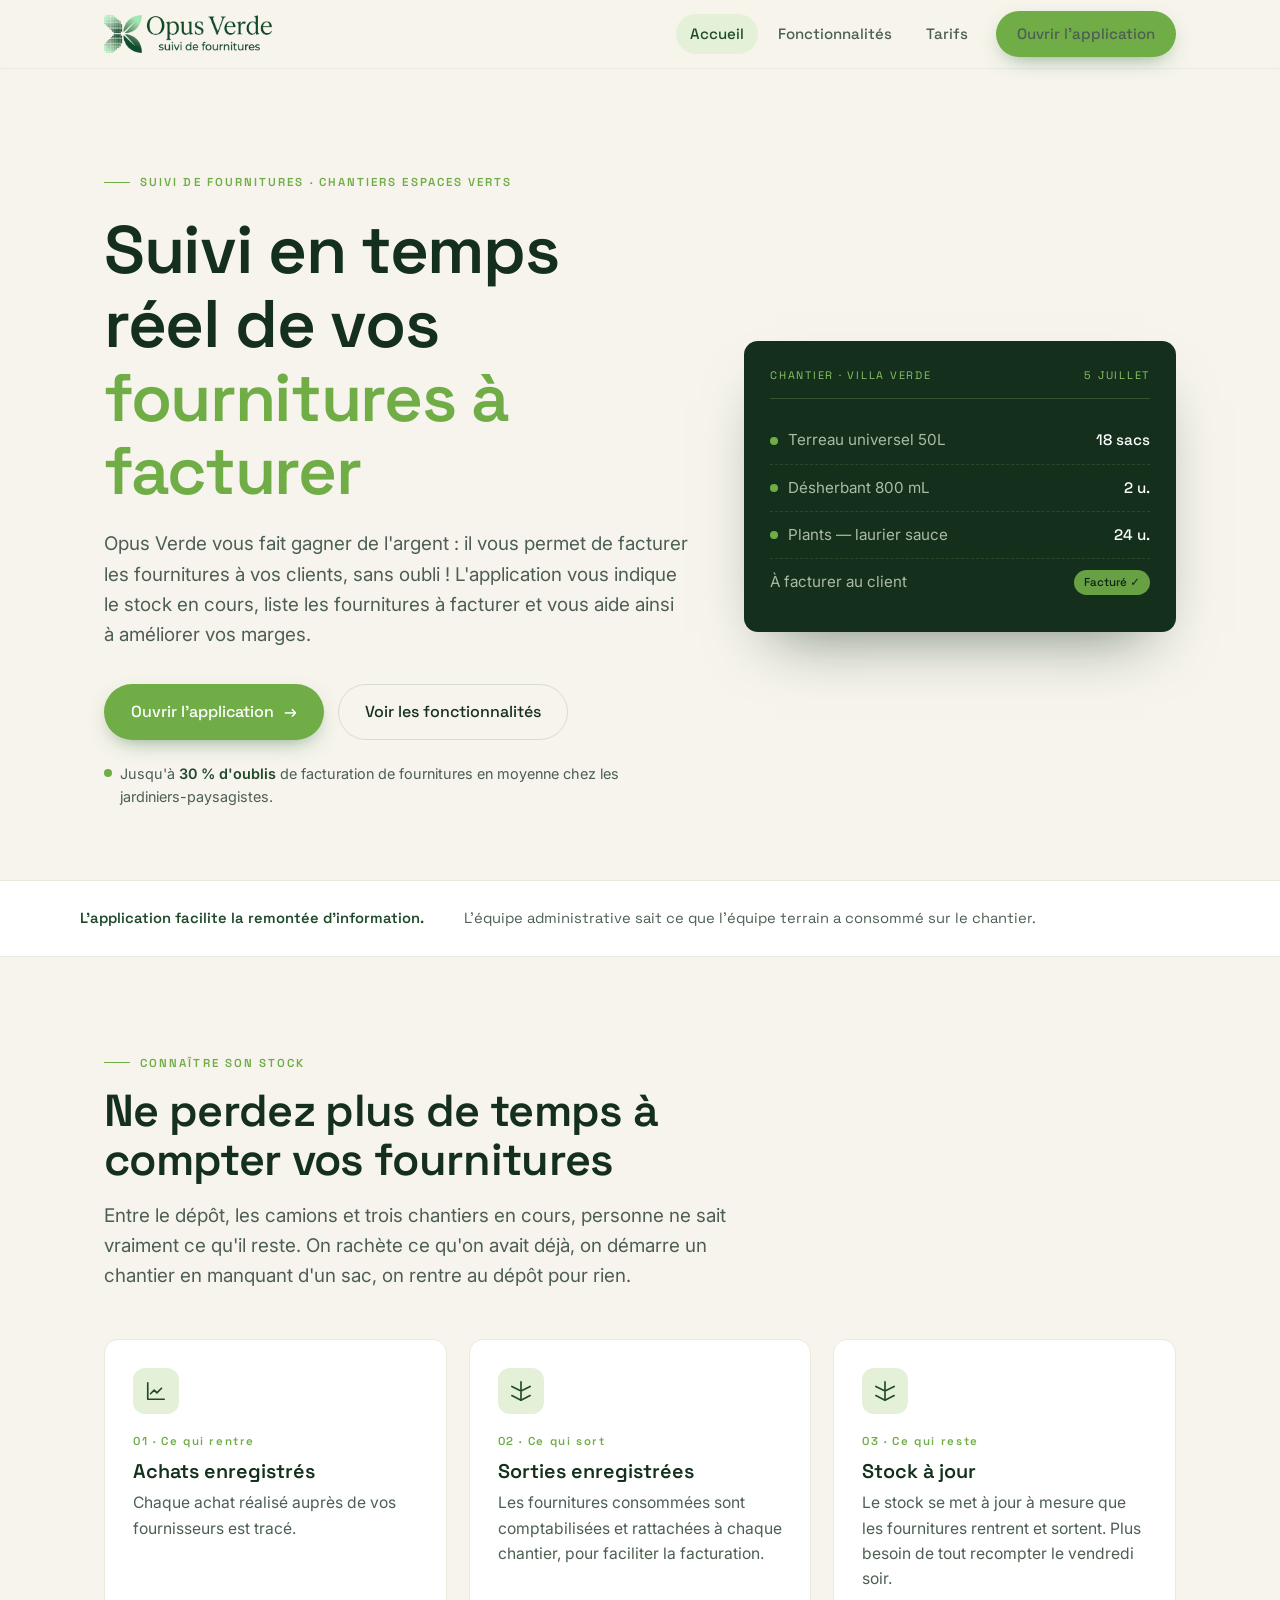
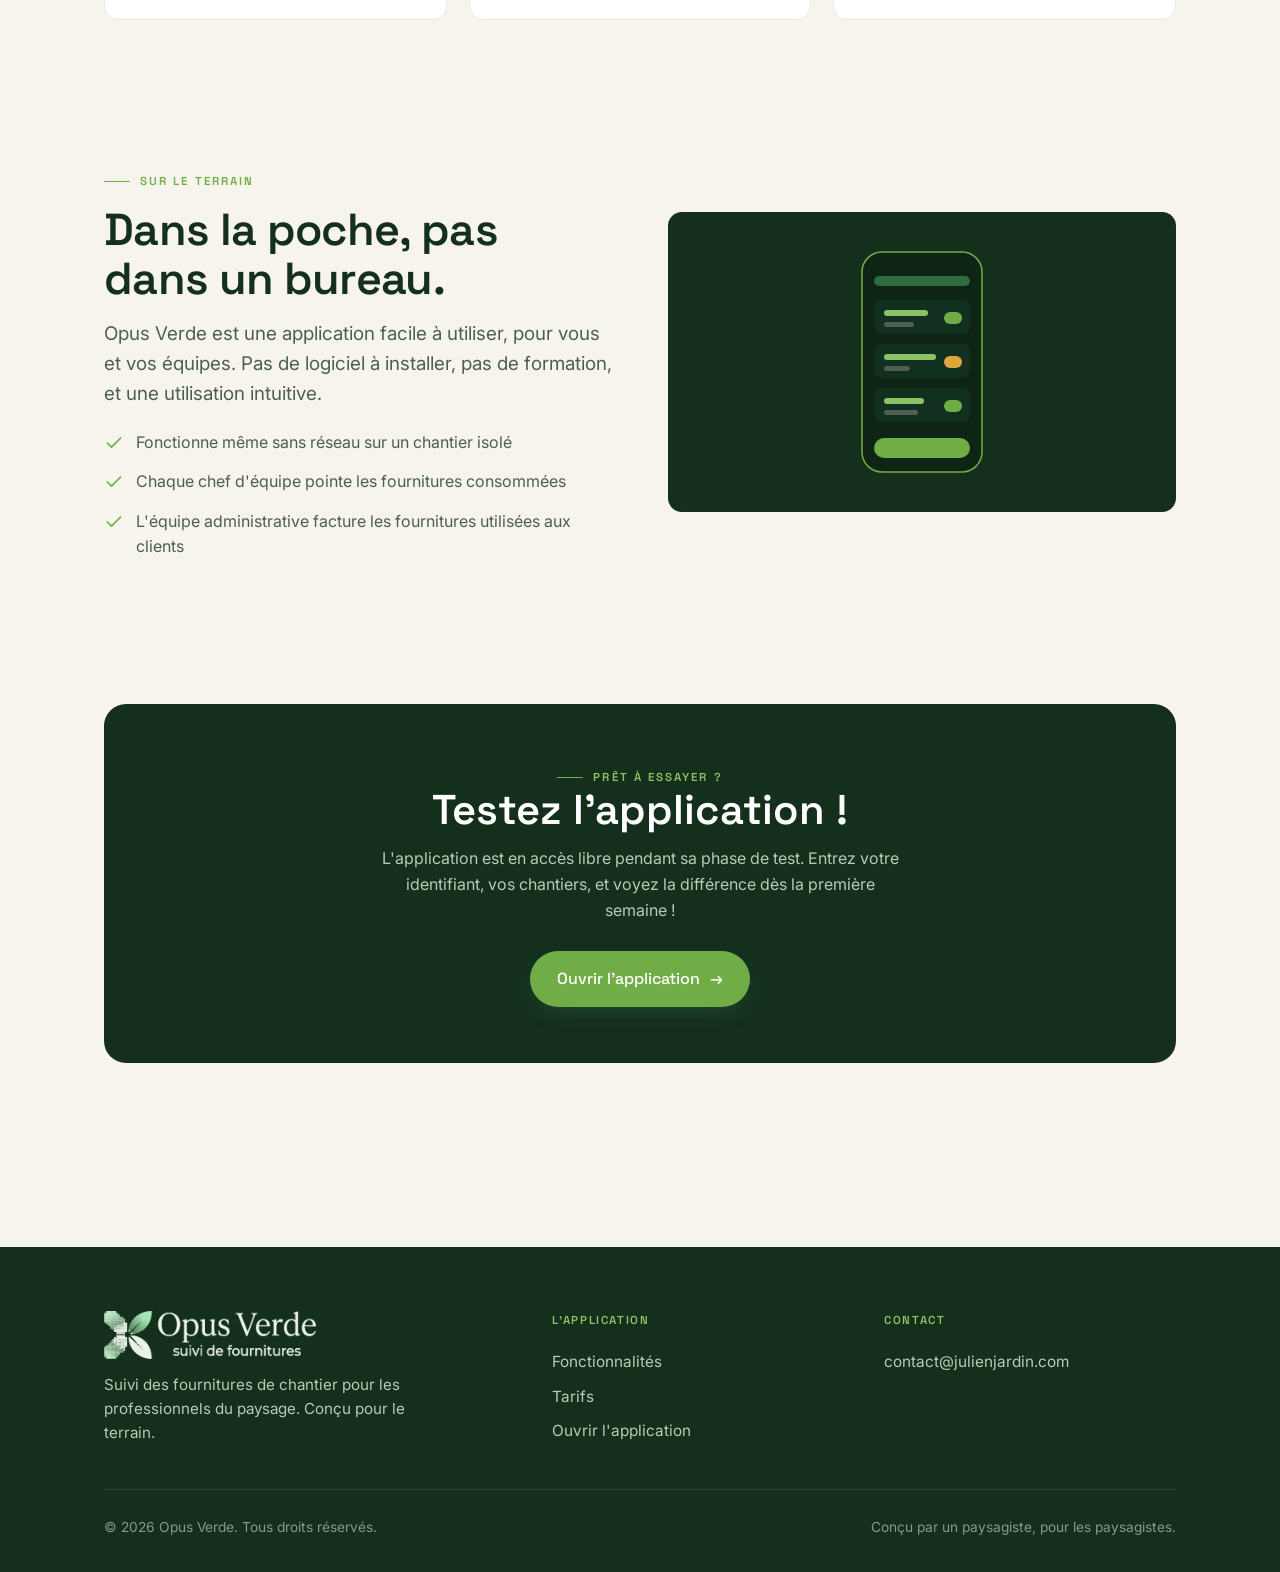
<file: index.html>
<!DOCTYPE html>
<html lang="fr">
<head>
<meta charset="UTF-8">
<meta name="viewport" content="width=device-width, initial-scale=1.0">
<title>Opus Verde — Le suivi des fournitures de chantier, enfin sous contrôle</title>
<meta name="description" content="Opus Verde est l'application qui suit vos fournitures de chantier paysager en temps réel : ce qui part, ce qui manque, ce qu'il faut recommander. Conçue par un paysagiste, pour les paysagistes.">
<link rel="preconnect" href="https://fonts.googleapis.com">
<link rel="preconnect" href="https://fonts.gstatic.com" crossorigin>
<link href="https://fonts.googleapis.com/css2?family=Space+Grotesk:wght@400;500;600;700&family=Inter:wght@400;500;600&display=swap" rel="stylesheet">
<link rel="stylesheet" href="styles.css">
</head>
<body>

<header class="site-header">
  <div class="container nav">
    <a href="index.html" class="brand" aria-label="Opus Verde, accueil">
      <img src="logo-opusverde.png" alt="Opus Verde — suivi de fournitures" class="brand__logo">
    </a>
    <button class="nav__toggle" aria-label="Ouvrir le menu" aria-expanded="false">
      <svg width="20" height="20" viewBox="0 0 24 24" fill="none" stroke="currentColor" stroke-width="2" stroke-linecap="round"><path d="M4 6h16M4 12h16M4 18h16"/></svg>
    </button>
    <nav class="nav__links">
      <a href="index.html" class="is-active">Accueil</a>
      <a href="fonctionnalites.html">Fonctionnalités</a>
      <a href="tarifs.html">Tarifs</a>
      <a class="btn btn--primary" href="https://appli.opusverde.fr">Ouvrir l'application</a>
    </nav>
  </div>
</header>

<main>
  <!-- HERO -->
  <section class="hero">
    <div class="container hero__grid">
      <div>
        <span class="eyebrow">Suivi de fournitures · chantiers espaces verts</span>
        <h1 class="h-display hero__title">Suivi en temps réel de vos <em>fournitures à facturer</em></h1>
        <p class="lead">Opus Verde vous fait gagner de l'argent : il vous permet de facturer les fournitures à vos clients, sans oubli ! L'application vous indique le stock en cours, liste les fournitures à facturer et vous aide ainsi à améliorer vos marges.</p>
        <div class="hero__cta">
          <a class="btn btn--primary" href="https://appli.opusverde.fr">Ouvrir l'application <span class="btn__arrow">→</span></a>
          <a class="btn btn--ghost" href="fonctionnalites.html">Voir les fonctionnalités</a>
        </div>
        <p class="hero__note"><span class="dot"></span><span>Jusqu'à <strong>30&nbsp;% d'oublis</strong> de facturation de fournitures en moyenne chez les jardiniers-paysagistes.</span></p>
      </div>

      <!-- Signature : carte type "fiche de chantier" -->
      <div class="fieldcard" aria-hidden="true">
        <div class="fieldcard__head">
          <span class="fieldcard__tag">Chantier · Villa Verde</span>
          <span class="fieldcard__tag">5 juillet</span>
        </div>
        <div class="fieldcard__row">
          <span class="label"><span class="dot"></span> Terreau universel 50L</span>
          <span class="val">18 sacs</span>
        </div>
        <div class="fieldcard__row">
          <span class="label"><span class="dot"></span> Désherbant 800 mL</span>
          <span class="val">2 u.</span>
        </div>
        <div class="fieldcard__row">
          <span class="label"><span class="dot"></span> Plants — laurier sauce</span>
          <span class="val">24 u.</span>
        </div>
        <div class="fieldcard__row">
          <span class="label">À facturer au client</span>
          <span class="chip chip--ok">Facturé ✓</span>
        </div>
      </div>
    </div>
  </section>

  <!-- STRIP -->
  <div class="strip">
    <div class="container strip__inner">
      <b>L'application facilite la remontée d'information.</b>
      <span>L'équipe administrative sait ce que l'équipe terrain a consommé sur le chantier.</span>
    </div>
  </div>

  <!-- PROBLÈME / VALEUR -->
  <section class="section">
    <div class="container">
      <div style="max-width: 640px;">
        <span class="eyebrow">Connaître son stock</span>
        <h2 class="section-title">Ne perdez plus de temps à compter vos fournitures</h2>
        <p class="lead" style="margin-top:16px;">Entre le dépôt, les camions et trois chantiers en cours, personne ne sait vraiment ce qu'il reste. On rachète ce qu'on avait déjà, on démarre un chantier en manquant d'un sac, on rentre au dépôt pour rien.</p>
      </div>

      <div class="grid-3" style="margin-top:48px;">
        <div class="card reveal">
          <div class="card__icon">
            <svg width="22" height="22" viewBox="0 0 24 24" fill="none" stroke="currentColor" stroke-width="1.8" stroke-linecap="round" stroke-linejoin="round"><path d="M3 3v18h18"/><path d="M18 9l-5 5-3-3-4 4"/></svg>
          </div>
          <div class="card__num">01 · Ce qui rentre</div>
          <h3>Achats enregistrés</h3>
          <p>Chaque achat réalisé auprès de vos fournisseurs est tracé.</p>
        </div>
        <div class="card reveal">
          <div class="card__icon">
            <svg width="22" height="22" viewBox="0 0 24 24" fill="none" stroke="currentColor" stroke-width="1.8" stroke-linecap="round" stroke-linejoin="round"><path d="M12 2v20M2 7l10 5 10-5"/><path d="M2 17l10 5 10-5"/></svg>
          </div>
          <div class="card__num">02 · Ce qui sort</div>
          <h3>Sorties enregistrées</h3>
          <p>Les fournitures consommées sont comptabilisées et rattachées à chaque chantier, pour faciliter la facturation.</p>
        </div>
        <div class="card reveal">
          <div class="card__icon">
            <svg width="22" height="22" viewBox="0 0 24 24" fill="none" stroke="currentColor" stroke-width="1.8" stroke-linecap="round" stroke-linejoin="round"><path d="M12 2v20M2 7l10 5 10-5"/><path d="M2 17l10 5 10-5"/></svg>
          </div>
          <div class="card__num">03 · Ce qui reste</div>
          <h3>Stock à jour</h3>
          <p>Le stock se met à jour à mesure que les fournitures rentrent et sortent. Plus besoin de tout recompter le vendredi soir.</p>
        </div>
      </div>
    </div>
  </section>

  <!-- SPLIT : accessible partout -->
  <section class="section section--tight">
    <div class="container split">
      <div>
        <span class="eyebrow">Sur le terrain</span>
        <h2 class="section-title">Dans la poche, pas dans un bureau.</h2>
        <p class="lead" style="margin-top:16px;">Opus Verde est une application facile à utiliser, pour vous et vos équipes. Pas de logiciel à installer, pas de formation, et une utilisation intuitive.</p>
        <ul>
          <li><svg width="20" height="20" viewBox="0 0 24 24" fill="none" stroke="currentColor" stroke-width="2" stroke-linecap="round" stroke-linejoin="round"><path d="M20 6L9 17l-5-5"/></svg> Fonctionne même sans réseau sur un chantier isolé</li>
          <li><svg width="20" height="20" viewBox="0 0 24 24" fill="none" stroke="currentColor" stroke-width="2" stroke-linecap="round" stroke-linejoin="round"><path d="M20 6L9 17l-5-5"/></svg> Chaque chef d'équipe pointe les fournitures consommées</li>
          <li><svg width="20" height="20" viewBox="0 0 24 24" fill="none" stroke="currentColor" stroke-width="2" stroke-linecap="round" stroke-linejoin="round"><path d="M20 6L9 17l-5-5"/></svg> L'équipe administrative facture les fournitures utilisées aux clients</li>
        </ul>
      </div>
      <div class="split__media">
        <!-- petite illustration "téléphone" -->
        <svg width="180" height="240" viewBox="0 0 180 240" fill="none" xmlns="http://www.w3.org/2000/svg" aria-hidden="true">
          <rect x="30" y="10" width="120" height="220" rx="20" fill="#0e2415" stroke="#70AD47" stroke-width="1.5"/>
          <rect x="42" y="34" width="96" height="10" rx="5" fill="#2f6b3f"/>
          <rect x="42" y="58" width="96" height="34" rx="8" fill="#123020"/>
          <rect x="52" y="68" width="44" height="6" rx="3" fill="#8bc266"/>
          <rect x="52" y="80" width="30" height="5" rx="2.5" fill="#4c5f52"/>
          <rect x="112" y="70" width="18" height="12" rx="6" fill="#70AD47"/>
          <rect x="42" y="102" width="96" height="34" rx="8" fill="#123020"/>
          <rect x="52" y="112" width="52" height="6" rx="3" fill="#8bc266"/>
          <rect x="52" y="124" width="26" height="5" rx="2.5" fill="#4c5f52"/>
          <rect x="112" y="114" width="18" height="12" rx="6" fill="#e0a53c"/>
          <rect x="42" y="146" width="96" height="34" rx="8" fill="#123020"/>
          <rect x="52" y="156" width="40" height="6" rx="3" fill="#8bc266"/>
          <rect x="52" y="168" width="34" height="5" rx="2.5" fill="#4c5f52"/>
          <rect x="112" y="158" width="18" height="12" rx="6" fill="#70AD47"/>
          <rect x="42" y="196" width="96" height="20" rx="10" fill="#70AD47"/>
        </svg>
      </div>
    </div>
  </section>

  <!-- CTA -->
  <section class="section">
    <div class="container">
      <div class="cta-band reveal">
        <span class="eyebrow" style="color:var(--brand-400); justify-content:center;">Prêt à essayer ?</span>
        <h2>Testez l'application !</h2>
        <p>L'application est en accès libre pendant sa phase de test. Entrez votre identifiant, vos chantiers, et voyez la différence dès la première semaine !</p>
        <a class="btn btn--primary" href="https://appli.opusverde.fr">Ouvrir l'application <span class="btn__arrow">→</span></a>
      </div>
    </div>
  </section>
</main>

<footer class="site-footer">
  <div class="container">
    <div class="footer-grid">
      <div>
        <a href="index.html" class="brand brand--footer" aria-label="Opus Verde, accueil">
          <img src="logo-opusverde-clair.png" alt="Opus Verde — suivi de fournitures" class="brand__logo">
        </a>
        <p>Suivi des fournitures de chantier pour les professionnels du paysage. Conçu pour le terrain.</p>
      </div>
      <div class="footer-col">
        <h4>L'application</h4>
        <a href="fonctionnalites.html">Fonctionnalités</a>
        <a href="tarifs.html">Tarifs</a>
        <a href="https://appli.opusverde.fr">Ouvrir l'application</a>
      </div>
      <div class="footer-col">
        <h4>Contact</h4>
        <a href="mailto:contact@julienjardin.com">contact@julienjardin.com</a>
      </div>
    </div>
    <div class="footer-bottom">
      <span>© <span data-year>2026</span> Opus Verde. Tous droits réservés.</span>
      <span>Conçu par un paysagiste, pour les paysagistes.</span>
    </div>
  </div>
</footer>

<script src="main.js"></script>
</body>
</html>
</file>
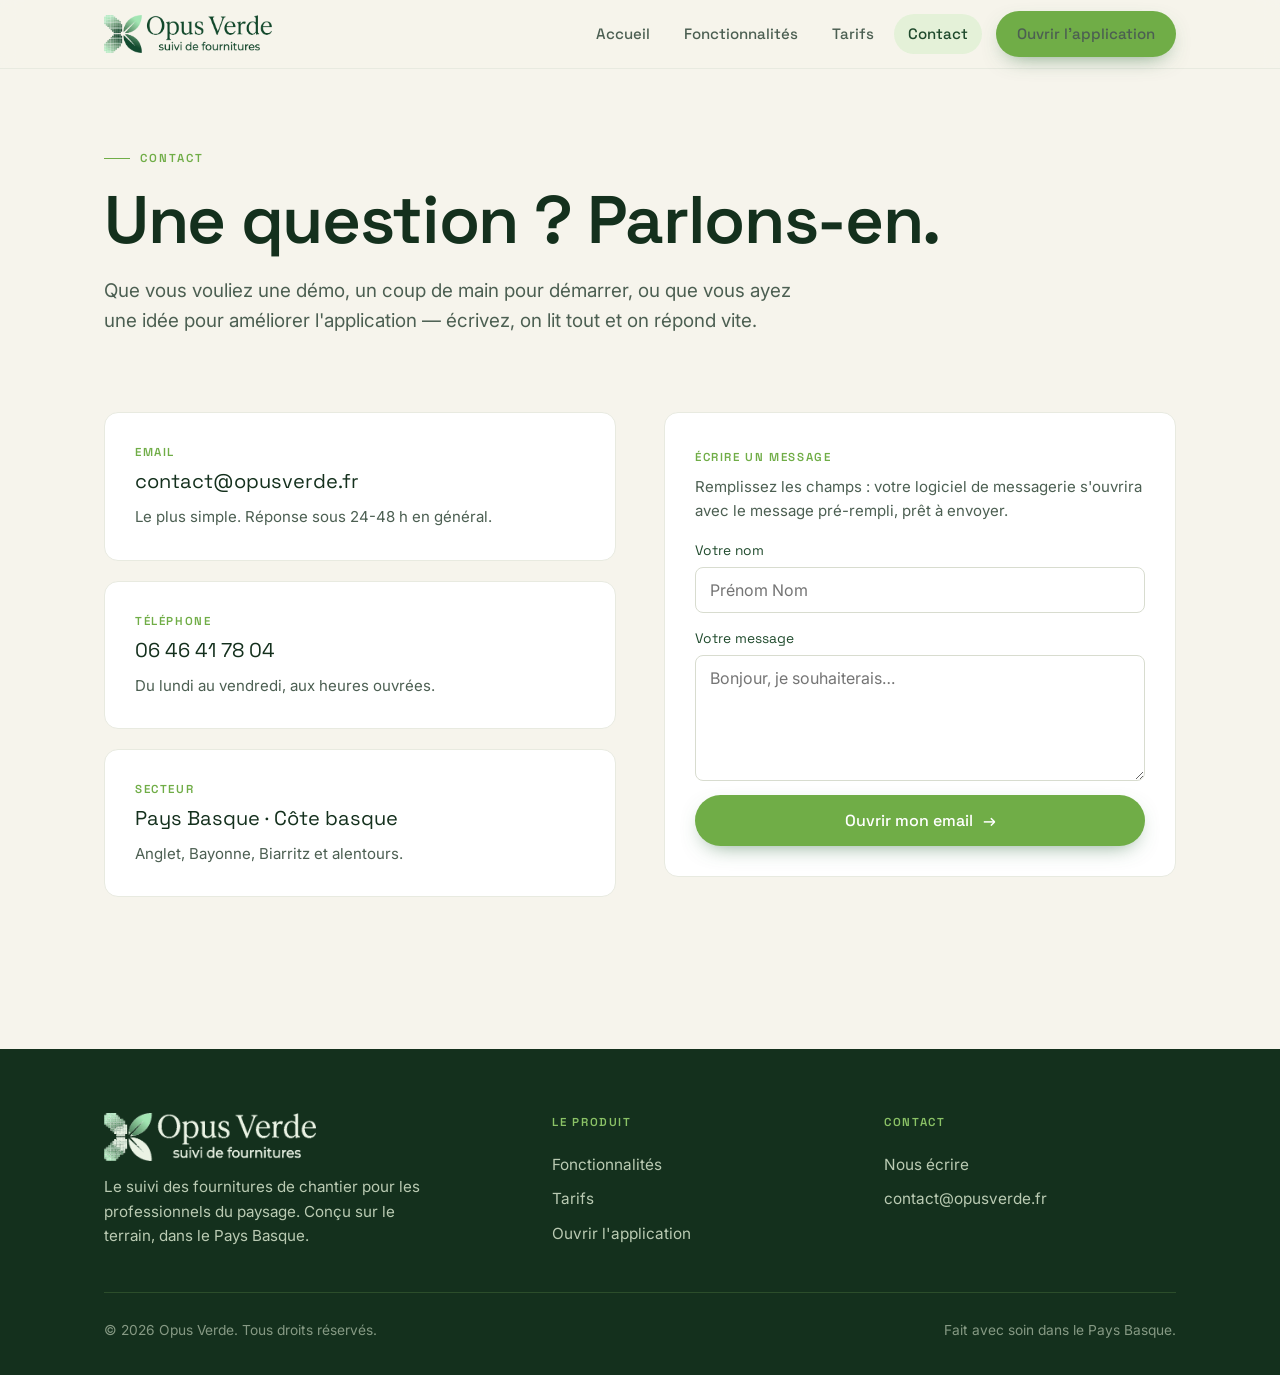
<file: contact.html>
<!DOCTYPE html>
<html lang="fr">
<head>
<meta charset="UTF-8">
<meta name="viewport" content="width=device-width, initial-scale=1.0">
<title>Contact — Opus Verde</title>
<meta name="description" content="Une question sur Opus Verde, une demande de démo ou une suggestion ? Écrivez-nous, on répond vite.">
<link rel="preconnect" href="https://fonts.googleapis.com">
<link rel="preconnect" href="https://fonts.gstatic.com" crossorigin>
<link href="https://fonts.googleapis.com/css2?family=Space+Grotesk:wght@400;500;600;700&family=Inter:wght@400;500;600&display=swap" rel="stylesheet">
<link rel="stylesheet" href="styles.css">
</head>
<body>

<header class="site-header">
  <div class="container nav">
    <a href="index.html" class="brand" aria-label="Opus Verde, accueil">
      <img src="logo-opusverde.png" alt="Opus Verde — suivi de fournitures" class="brand__logo">
    </a>
    <button class="nav__toggle" aria-label="Ouvrir le menu" aria-expanded="false">
      <svg width="20" height="20" viewBox="0 0 24 24" fill="none" stroke="currentColor" stroke-width="2" stroke-linecap="round"><path d="M4 6h16M4 12h16M4 18h16"/></svg>
    </button>
    <nav class="nav__links">
      <a href="index.html">Accueil</a>
      <a href="fonctionnalites.html">Fonctionnalités</a>
      <a href="tarifs.html">Tarifs</a>
      <a href="contact.html" class="is-active">Contact</a>
      <a class="btn btn--primary" href="https://appli.opusverde.fr">Ouvrir l'application</a>
    </nav>
  </div>
</header>

<main>
  <section class="page-head">
    <div class="container">
      <span class="eyebrow">Contact</span>
      <h1 class="h-display">Une question ? Parlons-en.</h1>
      <p class="lead" style="margin-top:18px;">Que vous vouliez une démo, un coup de main pour démarrer, ou que vous ayez une idée pour améliorer l'application — écrivez, on lit tout et on répond vite.</p>
    </div>
  </section>

  <section class="section section--tight">
    <div class="container contact-grid">
      <!-- Coordonnées -->
      <div>
        <div class="contact-card">
          <span class="k">Email</span>
          <span class="v"><a href="mailto:contact@opusverde.fr">contact@opusverde.fr</a></span>
          <span class="sub">Le plus simple. Réponse sous 24-48 h en général.</span>
        </div>
        <div class="contact-card">
          <span class="k">Téléphone</span>
          <span class="v"><a href="tel:+33646417804">06 46 41 78 04</a></span>
          <span class="sub">Du lundi au vendredi, aux heures ouvrées.</span>
        </div>
        <div class="contact-card">
          <span class="k">Secteur</span>
          <span class="v">Pays Basque · Côte basque</span>
          <span class="sub">Anglet, Bayonne, Biarritz et alentours.</span>
        </div>
      </div>

      <!-- Formulaire (mailto, sans backend) -->
      <div class="contact-card" style="gap:16px;">
        <div>
          <span class="k">Écrire un message</span>
          <p class="sub" style="margin-top:6px;">Remplissez les champs : votre logiciel de messagerie s'ouvrira avec le message pré-rempli, prêt à envoyer.</p>
        </div>
        <div style="display:flex; flex-direction:column; gap:14px;">
          <div style="display:flex; flex-direction:column; gap:6px;">
            <label for="nom" style="font-family:var(--font-display); font-size:0.86rem; color:var(--forest-700);">Votre nom</label>
            <input id="nom" type="text" placeholder="Prénom Nom" style="width:100%; padding:12px 14px; border:1px solid var(--line); border-radius:var(--radius-sm); font-family:var(--font-body); font-size:1rem;">
          </div>
          <div style="display:flex; flex-direction:column; gap:6px;">
            <label for="msg" style="font-family:var(--font-display); font-size:0.86rem; color:var(--forest-700);">Votre message</label>
            <textarea id="msg" rows="5" placeholder="Bonjour, je souhaiterais…" style="width:100%; padding:12px 14px; border:1px solid var(--line); border-radius:var(--radius-sm); font-family:var(--font-body); font-size:1rem; resize:vertical;"></textarea>
          </div>
          <button class="btn btn--primary" id="send" style="justify-content:center;">Ouvrir mon email <span class="btn__arrow">→</span></button>
        </div>
      </div>
    </div>
  </section>
</main>

<footer class="site-footer">
  <div class="container">
    <div class="footer-grid">
      <div>
        <a href="index.html" class="brand brand--footer" aria-label="Opus Verde, accueil">
          <img src="logo-opusverde-clair.png" alt="Opus Verde — suivi de fournitures" class="brand__logo">
        </a>
        <p>Le suivi des fournitures de chantier pour les professionnels du paysage. Conçu sur le terrain, dans le Pays Basque.</p>
      </div>
      <div class="footer-col">
        <h4>Le produit</h4>
        <a href="fonctionnalites.html">Fonctionnalités</a>
        <a href="tarifs.html">Tarifs</a>
        <a href="https://appli.opusverde.fr">Ouvrir l'application</a>
      </div>
      <div class="footer-col">
        <h4>Contact</h4>
        <a href="contact.html">Nous écrire</a>
        <a href="mailto:contact@opusverde.fr">contact@opusverde.fr</a>
      </div>
    </div>
    <div class="footer-bottom">
      <span>© <span data-year>2026</span> Opus Verde. Tous droits réservés.</span>
      <span>Fait avec soin dans le Pays Basque.</span>
    </div>
  </div>
</footer>

<script src="main.js"></script>
<script>
  // Formulaire de contact via mailto (aucun backend nécessaire)
  const send = document.getElementById('send');
  if (send) {
    send.addEventListener('click', () => {
      const nom = encodeURIComponent(document.getElementById('nom').value || '');
      const msg = document.getElementById('msg').value || '';
      const corps = encodeURIComponent((nom ? 'De la part de ' + decodeURIComponent(nom) + '\n\n' : '') + msg);
      window.location.href = 'mailto:contact@opusverde.fr?subject=Contact%20via%20le%20site%20Opus%20Verde&body=' + corps;
    });
  }
</script>
</body>
</html>
</file>
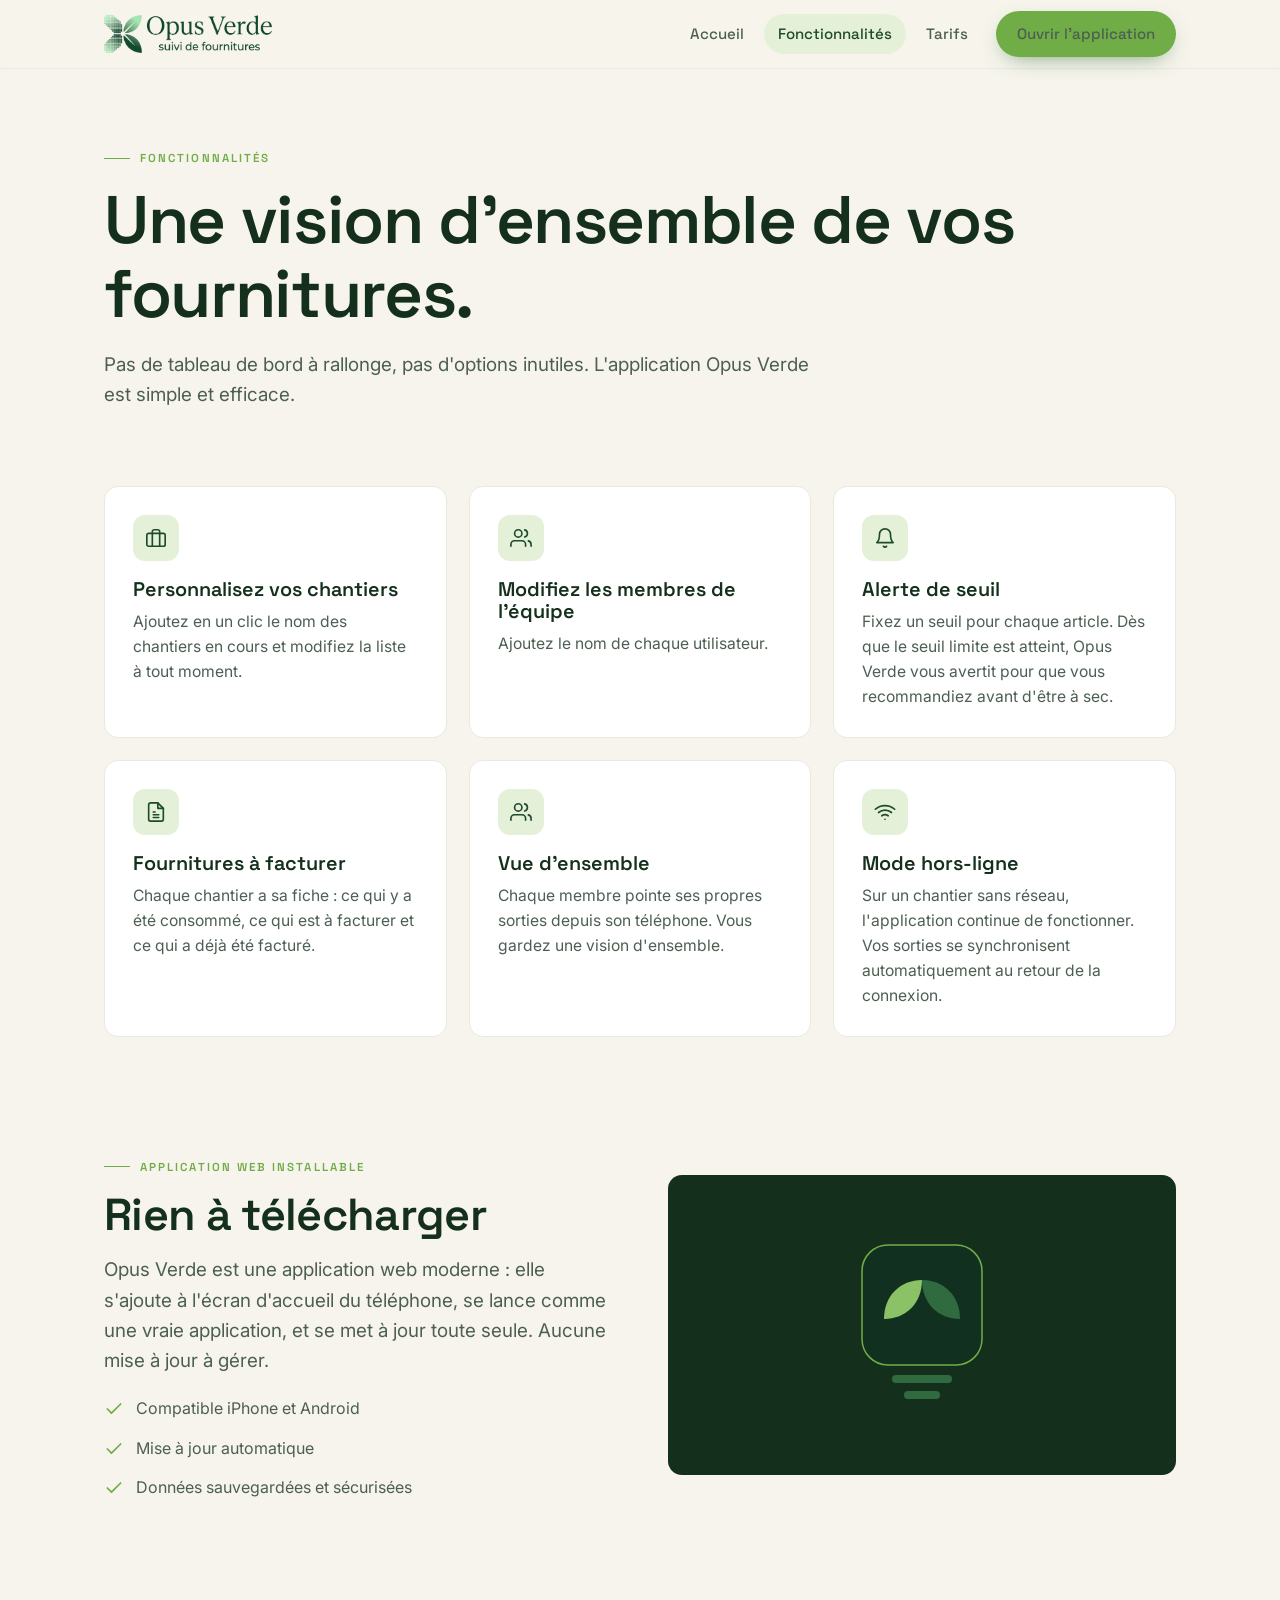
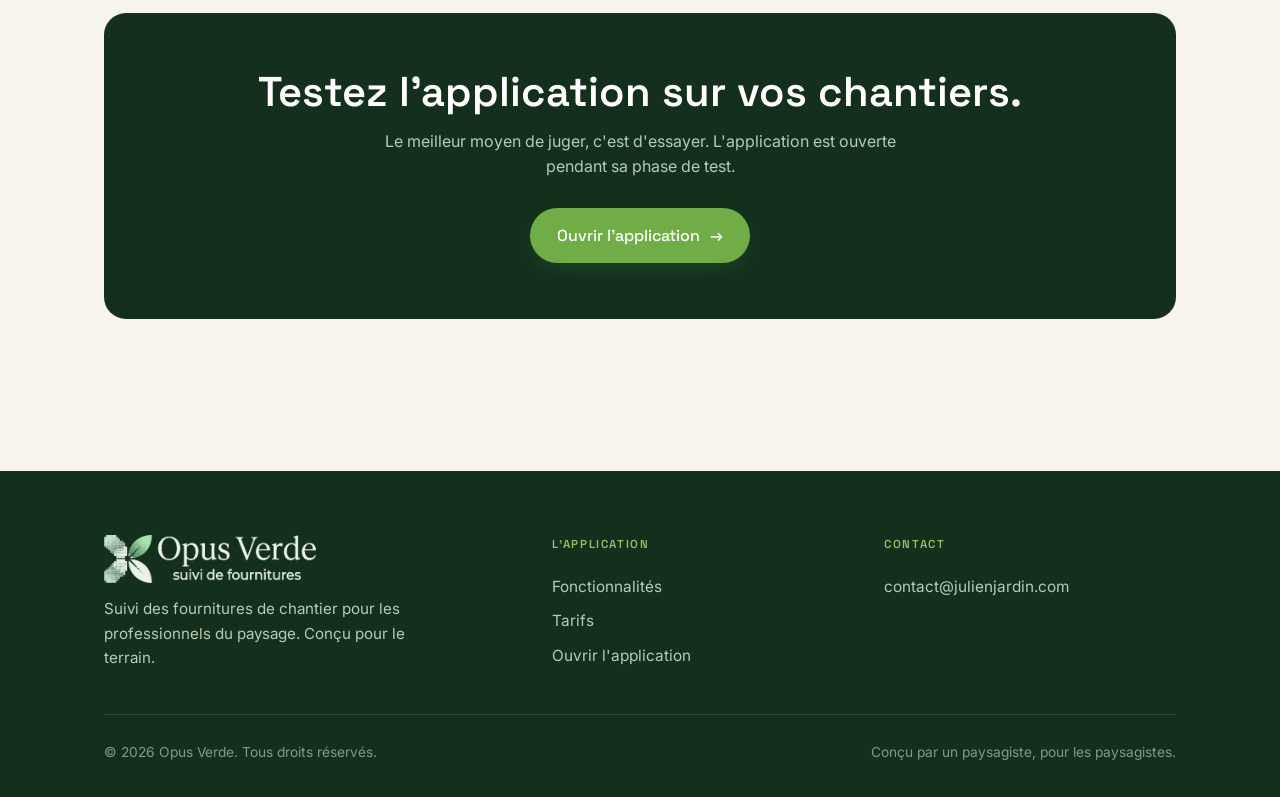
<file: fonctionnalites.html>
<!DOCTYPE html>
<html lang="fr">
<head>
<meta charset="UTF-8">
<meta name="viewport" content="width=device-width, initial-scale=1.0">
<title>Fonctionnalités — Opus Verde</title>
<meta name="description" content="Suivi des sorties, stock à jour en temps réel, alertes de réapprovisionnement, mode hors-ligne : découvrez tout ce qu'Opus Verde fait pour vos chantiers paysagers.">
<link rel="preconnect" href="https://fonts.googleapis.com">
<link rel="preconnect" href="https://fonts.gstatic.com" crossorigin>
<link href="https://fonts.googleapis.com/css2?family=Space+Grotesk:wght@400;500;600;700&family=Inter:wght@400;500;600&display=swap" rel="stylesheet">
<link rel="stylesheet" href="styles.css">
</head>
<body>

<header class="site-header">
  <div class="container nav">
    <a href="index.html" class="brand" aria-label="Opus Verde, accueil">
      <img src="logo-opusverde.png" alt="Opus Verde — suivi de fournitures" class="brand__logo">
    </a>
    <button class="nav__toggle" aria-label="Ouvrir le menu" aria-expanded="false">
      <svg width="20" height="20" viewBox="0 0 24 24" fill="none" stroke="currentColor" stroke-width="2" stroke-linecap="round"><path d="M4 6h16M4 12h16M4 18h16"/></svg>
    </button>
    <nav class="nav__links">
      <a href="index.html">Accueil</a>
      <a href="fonctionnalites.html" class="is-active">Fonctionnalités</a>
      <a href="tarifs.html">Tarifs</a>
      <a class="btn btn--primary" href="https://appli.opusverde.fr">Ouvrir l'application</a>
    </nav>
  </div>
</header>

<main>
  <section class="page-head">
    <div class="container">
      <span class="eyebrow">Fonctionnalités</span>
      <h1 class="h-display">Une vision d'ensemble de vos fournitures.</h1>
      <p class="lead" style="margin-top:18px;">Pas de tableau de bord à rallonge, pas d'options inutiles. L'application Opus Verde est simple et efficace.</p>
    </div>
  </section>

  <!-- Cœur : ce qui existe aujourd'hui -->
  <section class="section section--tight">
    <div class="container">
      <div class="grid-3">
        <div class="card reveal">
          <div class="card__icon">
            <svg width="22" height="22" viewBox="0 0 24 24" fill="none" stroke="currentColor" stroke-width="1.8" stroke-linecap="round" stroke-linejoin="round"><rect x="2" y="7" width="20" height="14" rx="2"/><path d="M16 21V5a2 2 0 0 0-2-2h-4a2 2 0 0 0-2 2v16"/></svg>
          </div>
          <h3>Personnalisez vos chantiers</h3>
          <p>Ajoutez en un clic le nom des chantiers en cours et modifiez la liste à tout moment.</p>
        </div>
        <div class="card reveal">
          <div class="card__icon">
            <svg width="22" height="22" viewBox="0 0 24 24" fill="none" stroke="currentColor" stroke-width="1.8" stroke-linecap="round" stroke-linejoin="round"><path d="M17 21v-2a4 4 0 0 0-4-4H5a4 4 0 0 0-4 4v2"/><circle cx="9" cy="7" r="4"/><path d="M23 21v-2a4 4 0 0 0-3-3.87"/><path d="M16 3.13a4 4 0 0 1 0 7.75"/></svg>
          </div>
          <h3>Modifiez les membres de l'équipe</h3>
          <p>Ajoutez le nom de chaque utilisateur.</p>
        </div>
        <div class="card reveal">
          <div class="card__icon">
            <svg width="22" height="22" viewBox="0 0 24 24" fill="none" stroke="currentColor" stroke-width="1.8" stroke-linecap="round" stroke-linejoin="round"><path d="M18 8A6 6 0 0 0 6 8c0 7-3 9-3 9h18s-3-2-3-9"/><path d="M13.7 21a2 2 0 0 1-3.4 0"/></svg>
          </div>
          <h3>Alerte de seuil</h3>
          <p>Fixez un seuil pour chaque article. Dès que le seuil limite est atteint, Opus Verde vous avertit pour que vous recommandiez avant d'être à sec.</p>
        </div>
        <div class="card reveal">
          <div class="card__icon">
            <svg width="22" height="22" viewBox="0 0 24 24" fill="none" stroke="currentColor" stroke-width="1.8" stroke-linecap="round" stroke-linejoin="round"><path d="M14 2H6a2 2 0 0 0-2 2v16a2 2 0 0 0 2 2h12a2 2 0 0 0 2-2V8z"/><path d="M14 2v6h6"/><path d="M9 15h6M9 18h6M9 12h2"/></svg>
          </div>
          <h3>Fournitures à facturer</h3>
          <p>Chaque chantier a sa fiche : ce qui y a été consommé, ce qui est à facturer et ce qui a déjà été facturé.</p>
        </div>
        <div class="card reveal">
          <div class="card__icon">
            <svg width="22" height="22" viewBox="0 0 24 24" fill="none" stroke="currentColor" stroke-width="1.8" stroke-linecap="round" stroke-linejoin="round"><path d="M17 21v-2a4 4 0 0 0-4-4H5a4 4 0 0 0-4 4v2"/><circle cx="9" cy="7" r="4"/><path d="M23 21v-2a4 4 0 0 0-3-3.87"/><path d="M16 3.13a4 4 0 0 1 0 7.75"/></svg>
          </div>
          <h3>Vue d'ensemble</h3>
          <p>Chaque membre pointe ses propres sorties depuis son téléphone. Vous gardez une vision d'ensemble.</p>
        </div>
        <div class="card reveal">
          <div class="card__icon">
            <svg width="22" height="22" viewBox="0 0 24 24" fill="none" stroke="currentColor" stroke-width="1.8" stroke-linecap="round" stroke-linejoin="round"><path d="M5 12.55a11 11 0 0 1 14.08 0"/><path d="M1.42 9a16 16 0 0 1 21.16 0"/><path d="M8.53 16.11a6 6 0 0 1 6.95 0"/><path d="M12 20h.01"/></svg>
          </div>
          <h3>Mode hors-ligne</h3>
          <p>Sur un chantier sans réseau, l'application continue de fonctionner. Vos sorties se synchronisent automatiquement au retour de la connexion.</p>
        </div>
      </div>
    </div>
  </section>

  <!-- SPLIT : installée comme une app -->
  <section class="section section--tight">
    <div class="container split">
      <div>
        <span class="eyebrow">Application web installable</span>
        <h2 class="section-title">Rien à télécharger</h2>
        <p class="lead" style="margin-top:16px;">Opus Verde est une application web moderne : elle s'ajoute à l'écran d'accueil du téléphone, se lance comme une vraie application, et se met à jour toute seule. Aucune mise à jour à gérer.</p>
        <ul>
          <li><svg width="20" height="20" viewBox="0 0 24 24" fill="none" stroke="currentColor" stroke-width="2" stroke-linecap="round" stroke-linejoin="round"><path d="M20 6L9 17l-5-5"/></svg> Compatible iPhone et Android</li>
          <li><svg width="20" height="20" viewBox="0 0 24 24" fill="none" stroke="currentColor" stroke-width="2" stroke-linecap="round" stroke-linejoin="round"><path d="M20 6L9 17l-5-5"/></svg> Mise à jour automatique</li>
          <li><svg width="20" height="20" viewBox="0 0 24 24" fill="none" stroke="currentColor" stroke-width="2" stroke-linecap="round" stroke-linejoin="round"><path d="M20 6L9 17l-5-5"/></svg> Données sauvegardées et sécurisées</li>
        </ul>
      </div>
      <div class="split__media">
        <svg width="200" height="200" viewBox="0 0 200 200" fill="none" xmlns="http://www.w3.org/2000/svg" aria-hidden="true">
          <rect x="40" y="20" width="120" height="120" rx="26" fill="#123020" stroke="#70AD47" stroke-width="1.5"/>
          <path d="M100 55 C100 78 84 94 62 94 C62 71 78 55 100 55Z" fill="#8bc266"/>
          <path d="M100 55 C100 78 116 94 138 94 C138 71 122 55 100 55Z" fill="#2f6b3f"/>
          <rect x="70" y="150" width="60" height="8" rx="4" fill="#2f6b3f"/>
          <rect x="82" y="166" width="36" height="8" rx="4" fill="#2f6b3f"/>
        </svg>
      </div>
    </div>
  </section>

  <!-- CTA -->
  <section class="section section--tight">
    <div class="container">
      <div class="cta-band reveal">
        <h2>Testez l'application sur vos chantiers.</h2>
        <p>Le meilleur moyen de juger, c'est d'essayer. L'application est ouverte pendant sa phase de test.</p>
        <a class="btn btn--primary" href="https://appli.opusverde.fr">Ouvrir l'application <span class="btn__arrow">→</span></a>
      </div>
    </div>
  </section>
</main>

<footer class="site-footer">
  <div class="container">
    <div class="footer-grid">
      <div>
        <a href="index.html" class="brand brand--footer" aria-label="Opus Verde, accueil">
          <img src="logo-opusverde-clair.png" alt="Opus Verde — suivi de fournitures" class="brand__logo">
        </a>
        <p>Suivi des fournitures de chantier pour les professionnels du paysage. Conçu pour le terrain.</p>
      </div>
      <div class="footer-col">
        <h4>L'application</h4>
        <a href="fonctionnalites.html">Fonctionnalités</a>
        <a href="tarifs.html">Tarifs</a>
        <a href="https://appli.opusverde.fr">Ouvrir l'application</a>
      </div>
      <div class="footer-col">
        <h4>Contact</h4>
        <a href="mailto:contact@julienjardin.com">contact@julienjardin.com</a>
      </div>
    </div>
    <div class="footer-bottom">
      <span>© <span data-year>2026</span> Opus Verde. Tous droits réservés.</span>
      <span>Conçu par un paysagiste, pour les paysagistes.</span>
    </div>
  </div>
</footer>

<script src="main.js"></script>
</body>
</html>
</file>
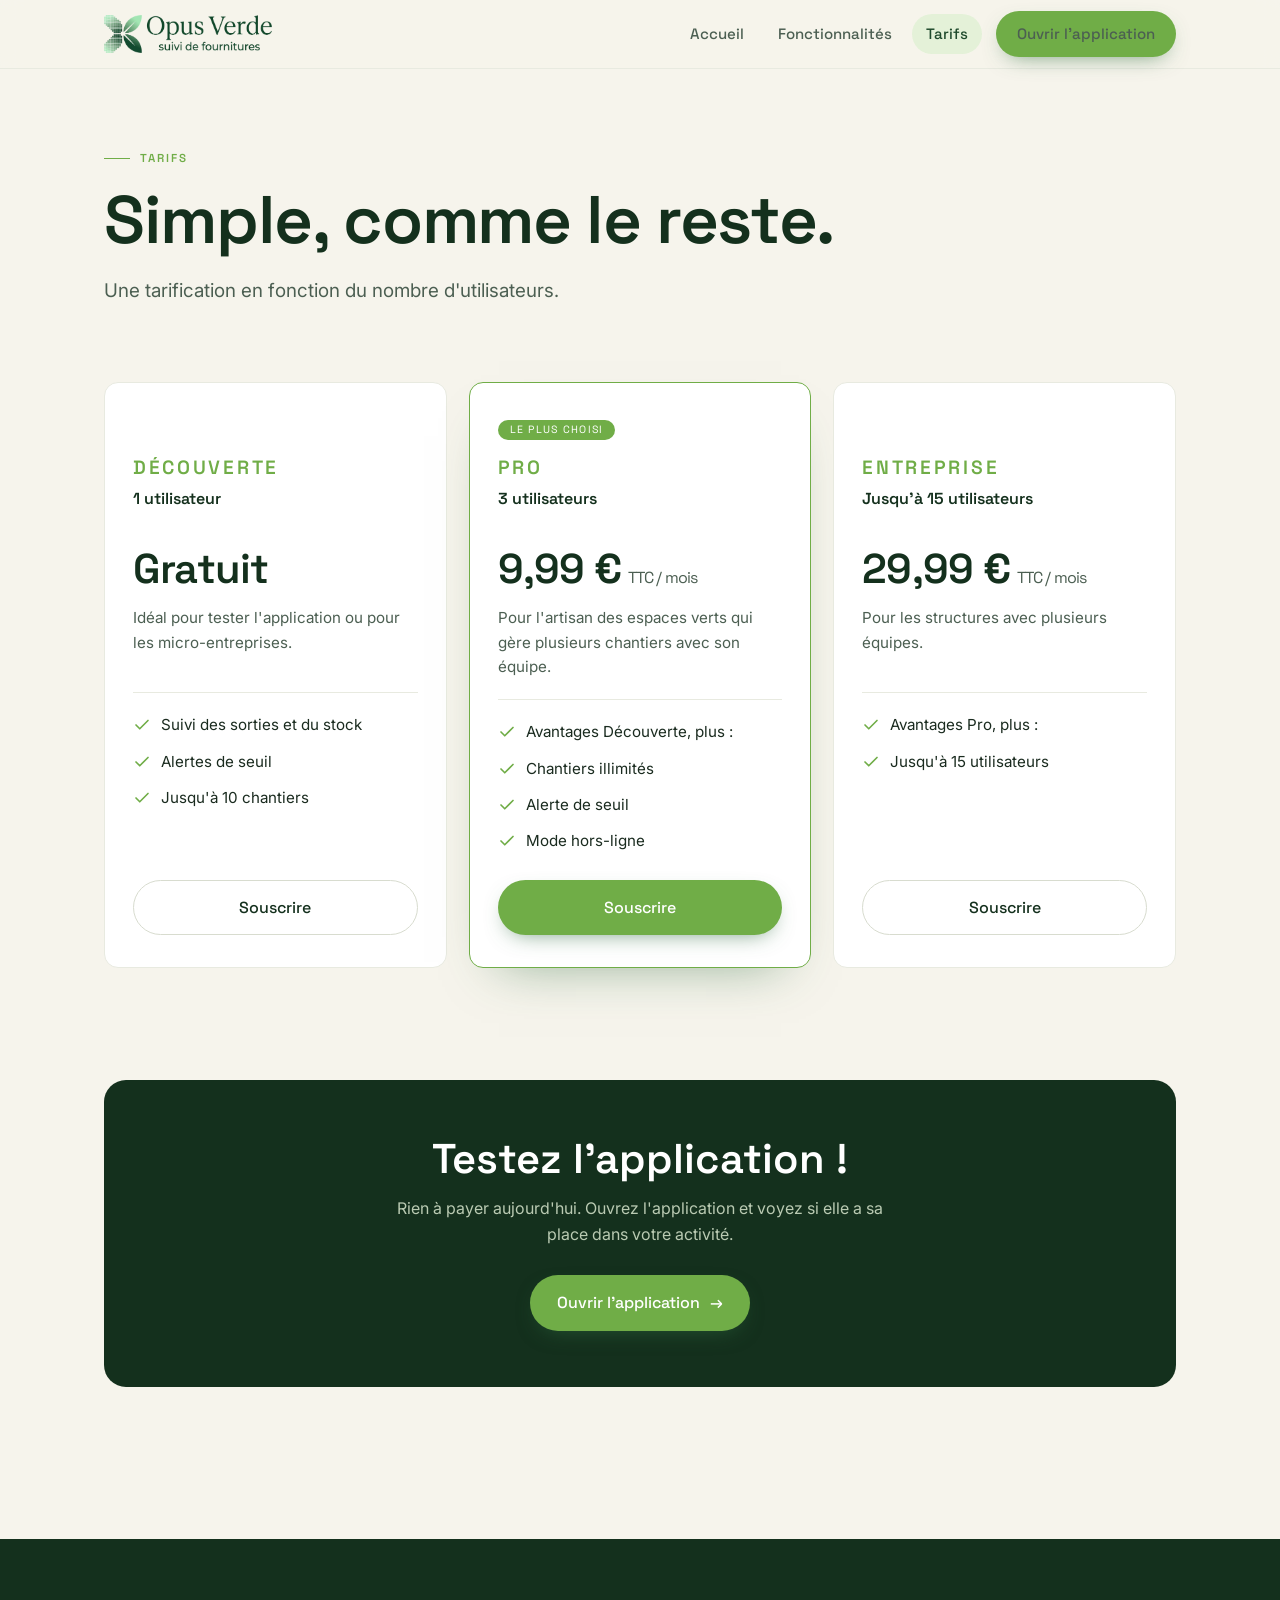
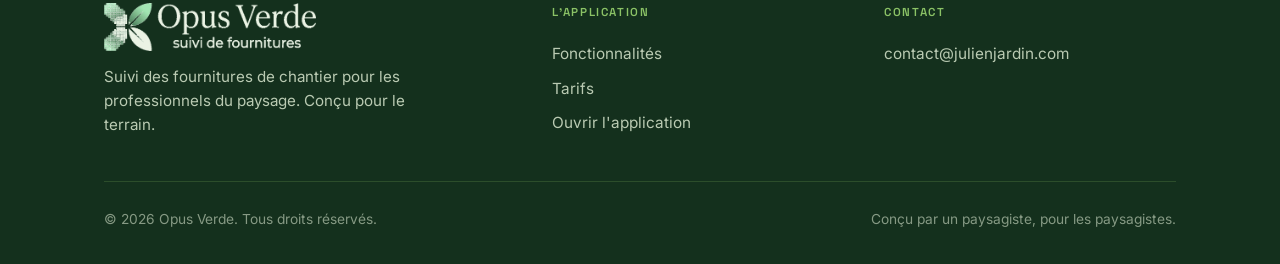
<file: tarifs.html>
<!DOCTYPE html>
<html lang="fr">
<head>
<meta charset="UTF-8">
<meta name="viewport" content="width=device-width, initial-scale=1.0">
<title>Tarifs — Opus Verde</title>
<meta name="description" content="Des tarifs simples et lisibles pour Opus Verde. Gratuit pendant la phase de test, puis un abonnement clair adapté à la taille de votre équipe.">
<link rel="preconnect" href="https://fonts.googleapis.com">
<link rel="preconnect" href="https://fonts.gstatic.com" crossorigin>
<link href="https://fonts.googleapis.com/css2?family=Space+Grotesk:wght@400;500;600;700&family=Inter:wght@400;500;600&display=swap" rel="stylesheet">
<link rel="stylesheet" href="styles.css">
</head>
<body>

<header class="site-header">
  <div class="container nav">
    <a href="index.html" class="brand" aria-label="Opus Verde, accueil">
      <img src="logo-opusverde.png" alt="Opus Verde — suivi de fournitures" class="brand__logo">
    </a>
    <button class="nav__toggle" aria-label="Ouvrir le menu" aria-expanded="false">
      <svg width="20" height="20" viewBox="0 0 24 24" fill="none" stroke="currentColor" stroke-width="2" stroke-linecap="round"><path d="M4 6h16M4 12h16M4 18h16"/></svg>
    </button>
    <nav class="nav__links">
      <a href="index.html">Accueil</a>
      <a href="fonctionnalites.html">Fonctionnalités</a>
      <a href="tarifs.html" class="is-active">Tarifs</a>
      <a class="btn btn--primary" href="https://appli.opusverde.fr">Ouvrir l'application</a>
    </nav>
  </div>
</header>

<main>
  <section class="page-head">
    <div class="container">
      <span class="eyebrow">Tarifs</span>
      <h1 class="h-display">Simple, comme le reste.</h1>
      <p class="lead" style="margin-top:18px;">Une tarification en fonction du nombre d'utilisateurs.</p>
    </div>
  </section>

  <section class="section section--tight">
    <div class="container">
      <div class="price-grid">
        <!-- Découverte -->
        <div class="price reveal">
          <div class="price__ribbon"></div>
          <div class="price__tag">Découverte</div>
          <h3>1 utilisateur</h3>
          <div class="price__amount">Gratuit</div>
          <p class="price__desc">Idéal pour tester l'application ou pour les micro-entreprises.</p>
          <div class="price__listhead"></div>
          <ul>
            <li><svg width="18" height="18" viewBox="0 0 24 24" fill="none" stroke="currentColor" stroke-width="2.2" stroke-linecap="round" stroke-linejoin="round"><path d="M20 6L9 17l-5-5"/></svg> Suivi des sorties et du stock</li>
            <li><svg width="18" height="18" viewBox="0 0 24 24" fill="none" stroke="currentColor" stroke-width="2.2" stroke-linecap="round" stroke-linejoin="round"><path d="M20 6L9 17l-5-5"/></svg> Alertes de seuil</li>
            <li><svg width="18" height="18" viewBox="0 0 24 24" fill="none" stroke="currentColor" stroke-width="2.2" stroke-linecap="round" stroke-linejoin="round"><path d="M20 6L9 17l-5-5"/></svg> Jusqu'à 10 chantiers</li>
          </ul>
          <a class="btn btn--ghost" href="https://appli.opusverde.fr">Souscrire</a>
        </div>

        <!-- Pro (mise en avant) -->
        <div class="price price--feature reveal">
          <div class="price__ribbon"><span class="badge-top">Le plus choisi</span></div>
          <div class="price__tag">Pro</div>
          <h3>3 utilisateurs</h3>
          <div class="price__amount">9,99 €<span>TTC / mois</span></div>
          <p class="price__desc">Pour l'artisan des espaces verts qui gère plusieurs chantiers avec son équipe.</p>
          <div class="price__listhead"></div>
          <ul>
            <li><svg width="18" height="18" viewBox="0 0 24 24" fill="none" stroke="currentColor" stroke-width="2.2" stroke-linecap="round" stroke-linejoin="round"><path d="M20 6L9 17l-5-5"/></svg> Avantages Découverte, plus :</li>
            <li><svg width="18" height="18" viewBox="0 0 24 24" fill="none" stroke="currentColor" stroke-width="2.2" stroke-linecap="round" stroke-linejoin="round"><path d="M20 6L9 17l-5-5"/></svg> Chantiers illimités</li>
            <li><svg width="18" height="18" viewBox="0 0 24 24" fill="none" stroke="currentColor" stroke-width="2.2" stroke-linecap="round" stroke-linejoin="round"><path d="M20 6L9 17l-5-5"/></svg> Alerte de seuil</li>
            <li><svg width="18" height="18" viewBox="0 0 24 24" fill="none" stroke="currentColor" stroke-width="2.2" stroke-linecap="round" stroke-linejoin="round"><path d="M20 6L9 17l-5-5"/></svg> Mode hors-ligne</li>
          </ul>
          <a class="btn btn--primary" href="mailto:contact@julienjardin.com?subject=Opus%20Verde%20—%20Être%20prévenu%20du%20lancement">Souscrire</a>
        </div>

        <!-- Entreprise -->
        <div class="price reveal">
          <div class="price__ribbon"></div>
          <div class="price__tag">Entreprise</div>
          <h3>Jusqu'à 15 utilisateurs</h3>
          <div class="price__amount">29,99 €<span>TTC / mois</span></div>
          <p class="price__desc">Pour les structures avec plusieurs équipes.</p>
          <div class="price__listhead"></div>
          <ul>
            <li><svg width="18" height="18" viewBox="0 0 24 24" fill="none" stroke="currentColor" stroke-width="2.2" stroke-linecap="round" stroke-linejoin="round"><path d="M20 6L9 17l-5-5"/></svg> Avantages Pro, plus :</li>
            <li><svg width="18" height="18" viewBox="0 0 24 24" fill="none" stroke="currentColor" stroke-width="2.2" stroke-linecap="round" stroke-linejoin="round"><path d="M20 6L9 17l-5-5"/></svg> Jusqu'à 15 utilisateurs</li>
          </ul>
          <a class="btn btn--ghost" href="mailto:contact@julienjardin.com?subject=Opus%20Verde%20—%20Offre%20Pro%2B">Souscrire</a>
        </div>
      </div>
    </div>
  </section>

  <section class="section section--tight">
    <div class="container">
      <div class="cta-band reveal">
        <h2>Testez l'application !</h2>
        <p>Rien à payer aujourd'hui. Ouvrez l'application et voyez si elle a sa place dans votre activité.</p>
        <a class="btn btn--primary" href="https://appli.opusverde.fr">Ouvrir l'application <span class="btn__arrow">→</span></a>
      </div>
    </div>
  </section>
</main>

<footer class="site-footer">
  <div class="container">
    <div class="footer-grid">
      <div>
        <a href="index.html" class="brand brand--footer" aria-label="Opus Verde, accueil">
          <img src="logo-opusverde-clair.png" alt="Opus Verde — suivi de fournitures" class="brand__logo">
        </a>
        <p>Suivi des fournitures de chantier pour les professionnels du paysage. Conçu pour le terrain.</p>
      </div>
      <div class="footer-col">
        <h4>L'application</h4>
        <a href="fonctionnalites.html">Fonctionnalités</a>
        <a href="tarifs.html">Tarifs</a>
        <a href="https://appli.opusverde.fr">Ouvrir l'application</a>
      </div>
      <div class="footer-col">
        <h4>Contact</h4>
        <a href="mailto:contact@julienjardin.com">contact@julienjardin.com</a>
      </div>
    </div>
    <div class="footer-bottom">
      <span>© <span data-year>2026</span> Opus Verde. Tous droits réservés.</span>
      <span>Conçu par un paysagiste, pour les paysagistes.</span>
    </div>
  </div>
</footer>

<script src="main.js"></script>
</body>
</html>
</file>
<file: styles.css>
/* ==========================================================================
   Opus Verde — site vitrine
   Système de design commun à toutes les pages
   ========================================================================== */

:root {
  /* Palette — vert forêt profond + vert de marque vif + terre claire */
  --forest-900: #14301d;   /* fond sombre, texte sur clair */
  --forest-700: #1f4a2c;
  --forest-500: #2f6b3f;
  --brand-500:  #70AD47;   /* vert de marque Opus Verde */
  --brand-400:  #8bc266;
  --brand-100:  #e4f1d8;
  --paper:      #f6f4ec;   /* fond papier / terre claire */
  --paper-card: #ffffff;
  --ink:        #1a2b1f;   /* texte principal */
  --ink-soft:   #4c5f52;   /* texte secondaire */
  --line:       #d8dccf;   /* filets fins */
  --line-soft:  #e8eae0;

  --font-display: "Space Grotesk", "Segoe UI", system-ui, sans-serif;
  --font-body:    "Inter", "Segoe UI", system-ui, sans-serif;

  --radius: 14px;
  --radius-sm: 8px;
  --maxw: 1120px;
}

* { box-sizing: border-box; margin: 0; padding: 0; }

html { scroll-behavior: smooth; }

body {
  font-family: var(--font-body);
  color: var(--ink);
  background: var(--paper);
  line-height: 1.6;
  -webkit-font-smoothing: antialiased;
  text-rendering: optimizeLegibility;
}

a { color: inherit; text-decoration: none; }

img, svg { display: block; }

/* ---- Layout helpers ---- */
.container {
  width: 100%;
  max-width: var(--maxw);
  margin: 0 auto;
  padding: 0 24px;
}

.section { padding: 88px 0; }
.section--tight { padding: 56px 0; }

.eyebrow {
  font-family: var(--font-display);
  font-size: 0.72rem;
  letter-spacing: 0.18em;
  text-transform: uppercase;
  color: var(--brand-500);
  font-weight: 600;
  display: inline-flex;
  align-items: center;
  gap: 10px;
}
.eyebrow::before {
  content: "";
  width: 26px;
  height: 1px;
  background: var(--brand-500);
}

h1, h2, h3 { font-family: var(--font-display); font-weight: 600; line-height: 1.1; color: var(--forest-900); }

.h-display {
  font-size: clamp(2.4rem, 6vw, 4.2rem);
  letter-spacing: -0.02em;
}
h2.section-title {
  font-size: clamp(1.8rem, 3.5vw, 2.8rem);
  letter-spacing: -0.015em;
  margin-top: 14px;
}

.lead {
  font-size: 1.18rem;
  color: var(--ink-soft);
  max-width: 60ch;
}

/* ---- Buttons ---- */
.btn {
  display: inline-flex;
  align-items: center;
  gap: 10px;
  font-family: var(--font-display);
  font-weight: 500;
  font-size: 1rem;
  padding: 14px 26px;
  border-radius: 999px;
  border: 1px solid transparent;
  cursor: pointer;
  transition: transform 0.15s ease, background 0.15s ease, box-shadow 0.15s ease;
}
.btn:active { transform: translateY(1px); }

.btn--primary {
  background: var(--brand-500);
  color: #fff;
  box-shadow: 0 8px 22px -10px rgba(47, 107, 63, 0.7);
}
.btn--primary:hover { background: var(--forest-500); }

.btn--ghost {
  background: transparent;
  color: var(--forest-900);
  border-color: var(--line);
}
.btn--ghost:hover { border-color: var(--forest-500); background: #fff; }

.btn__arrow { transition: transform 0.15s ease; }
.btn:hover .btn__arrow { transform: translateX(3px); }

/* ==========================================================================
   Header / nav
   ========================================================================== */
.site-header {
  position: sticky;
  top: 0;
  z-index: 50;
  background: rgba(246, 244, 236, 0.82);
  backdrop-filter: saturate(140%) blur(10px);
  border-bottom: 1px solid var(--line-soft);
}
.nav {
  display: flex;
  align-items: center;
  justify-content: space-between;
  height: 68px;
}
.brand {
  display: inline-flex;
  align-items: center;
}
.brand__logo {
  height: 38px;
  width: auto;
  display: block;
}
.brand--footer { margin-bottom: 14px; }
.brand--footer .brand__logo { height: 48px; }

.nav__links {
  display: flex;
  align-items: center;
  gap: 6px;
}
.nav__links a {
  font-family: var(--font-display);
  font-size: 0.94rem;
  font-weight: 500;
  color: var(--ink-soft);
  padding: 8px 14px;
  border-radius: 999px;
  transition: color 0.15s ease, background 0.15s ease;
}
.nav__links a:hover { color: var(--forest-900); background: var(--brand-100); }
.nav__links a.is-active { color: var(--forest-700); background: var(--brand-100); }
.nav__links .btn { padding: 10px 20px; margin-left: 8px; }

.nav__toggle {
  display: none;
  background: none;
  border: 1px solid var(--line);
  border-radius: var(--radius-sm);
  width: 42px; height: 42px;
  cursor: pointer;
  color: var(--forest-900);
}

@media (max-width: 860px) {
  .nav__toggle { display: inline-flex; align-items: center; justify-content: center; }
  .nav__links {
    position: absolute;
    top: 68px; left: 0; right: 0;
    flex-direction: column;
    align-items: stretch;
    gap: 2px;
    background: var(--paper);
    border-bottom: 1px solid var(--line-soft);
    padding: 12px 24px 20px;
    display: none;
  }
  .nav__links.is-open { display: flex; }
  .nav__links a { padding: 12px 14px; }
  .nav__links .btn { margin: 8px 0 0; justify-content: center; }
}

/* ==========================================================================
   Hero
   ========================================================================== */
.hero { position: relative; overflow: hidden; padding: 96px 0 72px; }
.hero__grid {
  display: grid;
  grid-template-columns: 1.15fr 0.85fr;
  gap: 56px;
  align-items: center;
}
.hero__title { margin: 22px 0 20px; }
.hero__title em {
  font-style: normal;
  color: var(--brand-500);
}
.hero__cta { display: flex; gap: 14px; margin-top: 34px; flex-wrap: wrap; }
.hero__note {
  margin-top: 22px;
  font-size: 0.9rem;
  color: var(--ink-soft);
  display: flex; align-items: flex-start; gap: 8px;
}
.hero__note .dot { margin-top: 7px; }
.hero__note strong { color: var(--forest-700); font-weight: 600; white-space: nowrap; }

/* Field-guide card — signature element */
.fieldcard {
  background: var(--forest-900);
  border-radius: var(--radius);
  padding: 26px;
  color: var(--brand-100);
  position: relative;
  box-shadow: 0 30px 60px -30px rgba(20, 48, 29, 0.6);
}
.fieldcard__head {
  display: flex; justify-content: space-between; align-items: baseline;
  border-bottom: 1px solid rgba(139, 194, 102, 0.25);
  padding-bottom: 14px; margin-bottom: 18px;
}
.fieldcard__tag {
  font-family: var(--font-display);
  font-size: 0.68rem; letter-spacing: 0.16em; text-transform: uppercase;
  color: var(--brand-400);
}
.fieldcard__row {
  display: flex; align-items: center; justify-content: space-between;
  padding: 11px 0;
  border-bottom: 1px dashed rgba(139, 194, 102, 0.18);
  font-size: 0.95rem;
}
.fieldcard__row:last-child { border-bottom: none; }
.fieldcard__row .label { color: rgba(228, 241, 216, 0.72); display: flex; align-items: center; gap: 10px; }
.fieldcard__row .val { font-family: var(--font-display); font-weight: 500; color: #fff; }
.chip {
  font-family: var(--font-display);
  font-size: 0.72rem; font-weight: 500;
  padding: 3px 10px; border-radius: 999px;
  background: rgba(112, 173, 71, 0.22); color: var(--brand-400);
}
.chip--ok { background: rgba(112, 173, 71, 0.9); color: #0e2415; }
.dot { width: 8px; height: 8px; border-radius: 50%; background: var(--brand-500); flex: none; }
.dot--low { background: #e0a53c; }

@media (max-width: 860px) {
  .hero__grid { grid-template-columns: 1fr; gap: 40px; }
}

/* ==========================================================================
   Logos / trust strip
   ========================================================================== */
.strip {
  border-top: 1px solid var(--line-soft);
  border-bottom: 1px solid var(--line-soft);
  background: #fff;
}
.strip__inner {
  display: flex; align-items: center; gap: 40px; flex-wrap: wrap;
  padding: 26px 0;
  font-family: var(--font-display);
  color: var(--ink-soft);
  font-size: 0.92rem;
}
.strip__inner b { color: var(--forest-700); font-weight: 600; }

/* ==========================================================================
   Feature blocks
   ========================================================================== */
.grid-3 {
  display: grid;
  grid-template-columns: repeat(3, 1fr);
  gap: 22px;
}
.grid-2 {
  display: grid;
  grid-template-columns: repeat(2, 1fr);
  gap: 22px;
}
.card {
  background: var(--paper-card);
  border: 1px solid var(--line-soft);
  border-radius: var(--radius);
  padding: 28px;
  transition: transform 0.18s ease, box-shadow 0.18s ease, border-color 0.18s ease;
}
.card:hover {
  transform: translateY(-3px);
  box-shadow: 0 20px 40px -28px rgba(20, 48, 29, 0.5);
  border-color: var(--line);
}
.card__icon {
  width: 46px; height: 46px;
  border-radius: 12px;
  background: var(--brand-100);
  color: var(--forest-700);
  display: flex; align-items: center; justify-content: center;
  margin-bottom: 18px;
}
.card__num {
  font-family: var(--font-display);
  font-size: 0.72rem; letter-spacing: 0.14em;
  color: var(--brand-500); font-weight: 600;
  margin-bottom: 10px;
}
.card h3 { font-size: 1.24rem; margin-bottom: 8px; }
.card p { color: var(--ink-soft); font-size: 0.98rem; }

.card--soon { position: relative; }
.card--soon .card__badge {
  position: absolute; top: 20px; right: 20px;
  font-family: var(--font-display);
  font-size: 0.66rem; letter-spacing: 0.12em; text-transform: uppercase;
  color: var(--forest-700);
  background: var(--brand-100);
  padding: 4px 10px; border-radius: 999px;
}

@media (max-width: 860px) {
  .grid-3 { grid-template-columns: 1fr; }
  .grid-2 { grid-template-columns: 1fr; }
}

/* ==========================================================================
   Split / alternating content
   ========================================================================== */
.split {
  display: grid;
  grid-template-columns: 1fr 1fr;
  gap: 56px;
  align-items: center;
}
.split--rev .split__media { order: -1; }
.split__media {
  background: var(--forest-900);
  border-radius: var(--radius);
  padding: 30px;
  min-height: 300px;
  display: flex; align-items: center; justify-content: center;
}
.split ul { list-style: none; margin-top: 20px; display: grid; gap: 14px; }
.split li { display: flex; gap: 12px; align-items: flex-start; color: var(--ink-soft); }
.split li svg { flex: none; margin-top: 3px; color: var(--brand-500); }
@media (max-width: 860px) {
  .split { grid-template-columns: 1fr; gap: 34px; }
  .split--rev .split__media { order: 0; }
}

/* ==========================================================================
   CTA band
   ========================================================================== */
.cta-band {
  background: var(--forest-900);
  border-radius: 22px;
  padding: 56px;
  text-align: center;
  color: var(--brand-100);
  position: relative;
  overflow: hidden;
}
.cta-band h2 { color: #fff; font-size: clamp(1.8rem, 3.5vw, 2.6rem); }
.cta-band p { color: rgba(228, 241, 216, 0.8); max-width: 52ch; margin: 14px auto 28px; }
.cta-band .btn--primary { background: var(--brand-500); }
.cta-band .btn--primary:hover { background: var(--brand-400); color: var(--forest-900); }
@media (max-width: 640px) { .cta-band { padding: 40px 24px; } }

/* ==========================================================================
   Pricing
   ========================================================================== */
.price-grid {
  display: grid;
  grid-template-columns: repeat(3, 1fr);
  gap: 22px;
  align-items: stretch;
}
.price {
  background: var(--paper-card);
  border: 1px solid var(--line-soft);
  border-radius: var(--radius);
  padding: 32px 28px;
  display: flex; flex-direction: column;
  position: relative;
}
.price--feature {
  border-color: var(--brand-500);
  box-shadow: 0 24px 50px -30px rgba(47, 107, 63, 0.55);
}
/* Emplacement réservé au bandeau sur TOUTES les cartes -> lignes alignées */
.price__ribbon { height: 30px; margin-bottom: 8px; }
.price__tag {
  font-family: var(--font-display);
  font-size: 1.2rem; letter-spacing: 0.14em; text-transform: uppercase;
  color: var(--brand-500); font-weight: 600; margin-bottom: 6px;
}
.price h3 { font-size: 1.0rem; min-height: 1.9rem; }
.price__amount {
  font-family: var(--font-display);
  font-size: 2.6rem; font-weight: 600; color: var(--forest-900);
  margin: 16px 0 4px; letter-spacing: -0.02em;
  min-height: 3.2rem; display: flex; align-items: baseline; flex-wrap: wrap;
  white-space: nowrap;
}
.price__amount span { font-size: 1rem; color: var(--ink-soft); font-weight: 400; margin-left: 6px; }
.price__desc { color: var(--ink-soft); font-size: 0.95rem; margin-bottom: 20px; min-height: 66px; }
.price__listhead { padding-top: 4px; border-top: 1px solid var(--line-soft); }
.price ul { list-style: none; display: grid; gap: 12px; margin: 16px 0 26px; flex: 1; align-content: start; }
.price li { display: flex; gap: 10px; align-items: flex-start; font-size: 0.95rem; color: var(--ink); }
.price li svg { flex: none; margin-top: 3px; color: var(--brand-500); }
.price .btn { justify-content: center; width: 100%; margin-top: auto; }
.price--feature .badge-top {
  display: inline-block;
  font-family: var(--font-display);
  font-size: 0.66rem; letter-spacing: 0.12em; text-transform: uppercase;
  background: var(--brand-500); color: #fff;
  padding: 5px 12px; border-radius: 999px;
  line-height: 1;
}
@media (max-width: 860px) { .price-grid { grid-template-columns: 1fr; } }

.faq { max-width: 760px; margin: 56px auto 0; }
.faq__item { border-bottom: 1px solid var(--line); padding: 22px 0; }
.faq__q { font-family: var(--font-display); font-weight: 500; font-size: 1.08rem; color: var(--forest-900); margin-bottom: 8px; }
.faq__a { color: var(--ink-soft); }

/* ==========================================================================
   Contact
   ========================================================================== */
.contact-grid {
  display: grid;
  grid-template-columns: 1fr 1fr;
  gap: 48px;
  align-items: start;
}
.contact-card {
  background: var(--paper-card);
  border: 1px solid var(--line-soft);
  border-radius: var(--radius);
  padding: 30px;
  display: flex; flex-direction: column; gap: 4px;
}
.contact-card + .contact-card { margin-top: 20px; }
.contact-card .k {
  font-family: var(--font-display);
  font-size: 0.72rem; letter-spacing: 0.14em; text-transform: uppercase;
  color: var(--brand-500); font-weight: 600;
}
.contact-card .v { font-size: 1.25rem; font-family: var(--font-display); color: var(--forest-900); }
.contact-card .v a:hover { color: var(--brand-500); }
.contact-card .sub { color: var(--ink-soft); font-size: 0.94rem; margin-top: 4px; }
@media (max-width: 860px) { .contact-grid { grid-template-columns: 1fr; gap: 30px; } }

/* ==========================================================================
   Page header (interior pages)
   ========================================================================== */
.page-head { padding: 72px 0 20px; }
.page-head h1 { margin: 16px 0 18px; }

/* ==========================================================================
   Footer
   ========================================================================== */
.site-footer {
  background: var(--forest-900);
  color: rgba(228, 241, 216, 0.8);
  margin-top: 96px;
  padding: 64px 0 34px;
}
.footer-grid {
  display: grid;
  grid-template-columns: 1.4fr 1fr 1fr;
  gap: 40px;
  padding-bottom: 40px;
  border-bottom: 1px solid rgba(139, 194, 102, 0.2);
}
.site-footer .brand { color: #fff; margin-bottom: 14px; }
.site-footer p { font-size: 0.95rem; max-width: 34ch; }
.footer-col h4 {
  font-family: var(--font-display);
  font-size: 0.72rem; letter-spacing: 0.14em; text-transform: uppercase;
  color: var(--brand-400); margin-bottom: 16px; font-weight: 600;
}
.footer-col a { display: block; padding: 5px 0; color: rgba(228, 241, 216, 0.8); font-size: 0.96rem; }
.footer-col a:hover { color: #fff; }
.footer-bottom {
  display: flex; justify-content: space-between; align-items: center;
  padding-top: 26px; font-size: 0.86rem; color: rgba(228, 241, 216, 0.55);
  flex-wrap: wrap; gap: 10px;
}
@media (max-width: 860px) { .footer-grid { grid-template-columns: 1fr; gap: 30px; } }

/* ---- Motion ---- */
@media (prefers-reduced-motion: no-preference) {
  .reveal { opacity: 0; transform: translateY(18px); transition: opacity 0.6s ease, transform 0.6s ease; }
  .reveal.is-in { opacity: 1; transform: none; }
}

/* ---- Focus visibility ---- */
:focus-visible { outline: 2px solid var(--brand-500); outline-offset: 3px; border-radius: 4px; }
</file>
